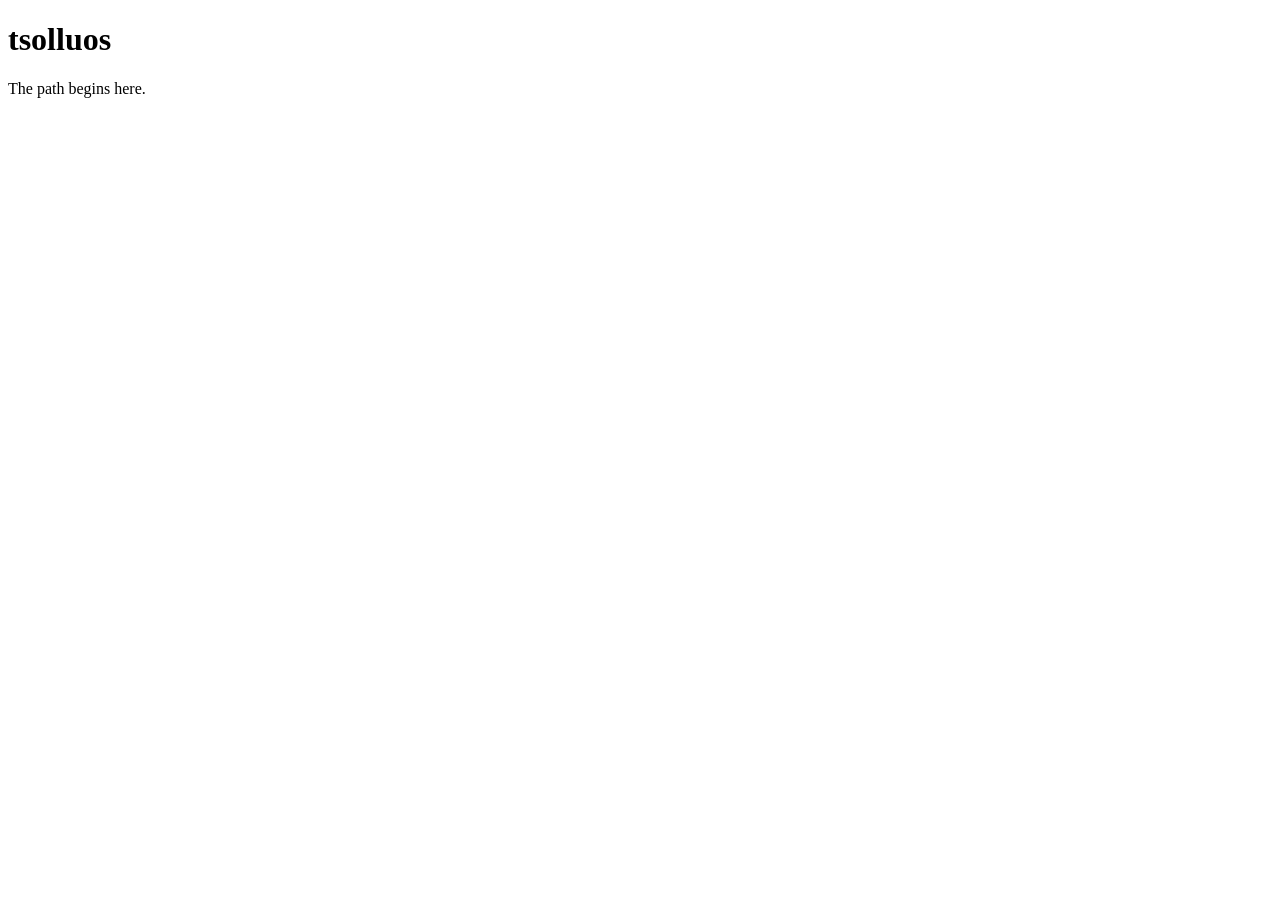
<file: index.html>
<!DOCTYPE html>
<html lang="en">
<head>
    <meta charset="UTF-8">
    <meta name="viewport" content="width=device-width, initial-scale=1.0">
    <title>tsolluos</title>
</head>
<body>
    <h1>tsolluos</h1>
    <p>The path begins here.</p>
</body>
</html>
</file>
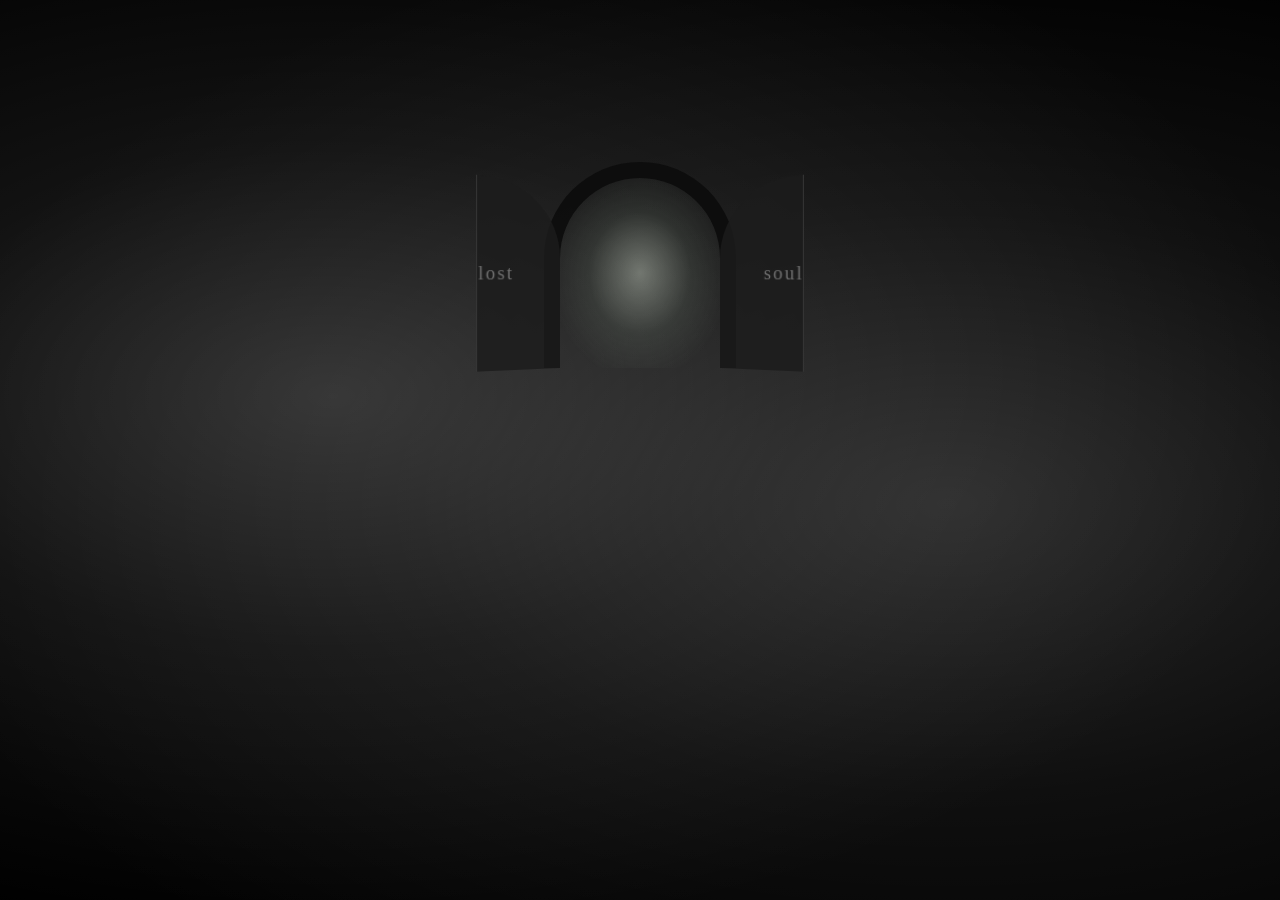
<file: public/index.html>
<!DOCTYPE html>
<html lang="en">
<head>
    <meta charset="UTF-8">
    <meta name="viewport" content="width=device-width, initial-scale=1.0">

    <title>tsolluos</title>

    <!--
        Ancient Gate styles live in their own file so this HTML remains
        responsible for structure rather than appearance.
    -->
    <link rel="stylesheet" href="css/style.css">
</head>

<body>

    <!--
        Ancient Gate begins with an intentionally empty stage.

        We will add visual elements one small, tested step at a time.
        The first goal is simply to prove that this page loads correctly.
    -->
    <main class="ancient-gate">

    <!--
        The fog is its own visual layer.

        Keeping it separate means we can later place other elements,
        such as the eyes and gate, above or below it without changing
        what those elements are responsible for.
    -->
    <div class="fog"></div>

    <!--
        The first Gate is deliberately only a distant silhouette.

        It appears after the fog but before the body layers, placing
        the visitor's eyes, hands, and feet naturally in front of it.
    -->
    <div class="gate-silhouette" aria-hidden="true">
        <!--
            The Gate contains an interior layer behind two closed doors.

            Their basic visual relationship is established before the
            opening grows or the world beyond receives further detail.
        -->

        <!--
            The interior is a separate layer behind both doors.

            It remains hidden until the doors begin to part, allowing
            the opening to reveal light without defining what lies beyond.
        -->
        <div class="gate-interior"></div>

        <!--
            Each door owns both a front and reverse inscription.

            The front halves form tsolluos across the closed-door seam.
            After the outward swing, the reverse faces reveal lost soul.
        -->
        <div class="gate-door gate-door-left">
            <span class="door-inscription gate-inscription gate-inscription-left">tsol</span>
            <span class="door-inscription gate-reverse-inscription gate-reverse-inscription-left">lost</span>
        </div>

        <div class="gate-door gate-door-right">
            <span class="door-inscription gate-inscription gate-inscription-right">luos</span>
            <span class="door-inscription gate-reverse-inscription gate-reverse-inscription-right">soul</span>
        </div>
    </div>

<!--
    The eyes are drawn with SVG because they are visual shapes rather
    than page structure.

    This first version is intentionally static. Before teaching the
    eyes to blink or look around, we prove that their basic shapes,
    position, and scale work.
-->
<svg class="eyes" viewBox="0 0 300 120" aria-hidden="true">

    <!-- Left eye -->
    <ellipse
        cx="90"
        cy="60"
        rx="55"
        ry="30"
        class="eye"
    />

    <!-- Left pupil -->
    <circle
        cx="90"
        cy="60"
        r="12"
        class="pupil"
    />

    <!-- Right eye -->
    <ellipse
        cx="210"
        cy="60"
        rx="55"
        ry="30"
        class="eye"
    />

    <!-- Right pupil -->
    <circle
        cx="210"
        cy="60"
        r="12"
        class="pupil"
    />

</svg>

<!--
    The feet occupy a separate visual layer because they are discovered
    independently during the Ancient Gate opening sequence.

    Each foot groups a curved sole with five individually sized toe shapes.
    The result is recognizable rather than anatomically realistic.
-->
<svg
    class="feet"
    viewBox="0 0 300 140"
    aria-hidden="true"
>
    <!--
        The group keeps the sole and toes together as one foot.
        Rotating the group therefore rotates every included shape.
    -->
    <g class="foot foot-left">
        <!--
            The sole widens beneath the toes and narrows toward the heel.
            Curved path segments create an organic outline without realism.
        -->
        <path
            d="
                M 76 130
                C 68 119, 66 101, 68 82
                C 70 62, 73 45, 80 32
                C 87 22, 101 21, 111 29
                C 121 38, 124 54, 122 71
                C 120 89, 116 105, 111 120
                C 106 134, 86 140, 76 130
                Z
            "
        />

        <!-- Five individually positioned circles suggest separated toes. -->
        <circle cx="77" cy="33" r="4" />
        <circle cx="83" cy="24" r="5" />
        <circle cx="94" cy="21" r="5" />
        <circle cx="106" cy="22" r="6" />
        <circle cx="118" cy="31" r="8" />
    </g>

    <!--
        The right foot mirrors the left foot.
        Its largest inner toe faces toward the center of the body.
    -->
    <g class="foot foot-right">
        <!--
            This path mirrors the refined left sole around the SVG center.
            Its forefoot widens beneath the toes and narrows at the heel.
        -->
        <path
            d="
                M 224 130
                C 232 119, 234 101, 232 82
                C 230 62, 227 45, 220 32
                C 213 22, 199 21, 189 29
                C 179 38, 176 54, 178 71
                C 180 89, 184 105, 189 120
                C 194 134, 214 140, 224 130
                Z
            "
        />

        <!-- Five individually positioned circles suggest separated toes. -->
        <circle cx="182" cy="32" r="8" />
        <circle cx="194" cy="22" r="6" />
        <circle cx="206" cy="21" r="5" />
        <circle cx="217" cy="24" r="5" />
        <circle cx="223" cy="33" r="4" />
    </g>
</svg>

<!--
    The hands occupy a separate visual layer so their discovery can occur
    independently after the eyes have found the feet.

    Each hand groups a palm, four fingers, and an inward-facing thumb.
    The shapes remain deliberately simple while establishing viewpoint.
-->
<svg
    class="hands"
    viewBox="0 0 500 180"
    aria-hidden="true"
>
    <!--
        The group keeps the palm, four fingers, and thumb together.
        The existing hand rotation is applied to the complete group.
    -->
    <g class="hand hand-left">
        <!--
            The smaller palm still supports the fingers and thumb while
            preserving a narrow wrist at the bottom.
        -->
        <path
            d="
                M 86 143
                C 76 135, 72 119, 71 101
                C 70 83, 72 67, 79 57
                C 87 49, 113 49, 122 57
                C 130 67, 133 83, 132 101
                C 131 119, 126 135, 114 143
                C 106 149, 94 149, 86 143
                Z
            "
        />

        <!-- Four rounded rectangles suggest raised fingers. -->
        <rect x="73" y="25" width="11" height="55" rx="7" />
        <rect x="86" y="13" width="11" height="48" rx="7" />
        <rect x="99" y="8" width="11" height="52" rx="7" />
        <rect x="112" y="19" width="11" height="50" rx="7" />

        <!--
            The thumb grows from the palm's inner edge and tapers outward.
            A curved path gives it an attached base and rounded tip.
        -->
        <path
            d="
                M 125 78
                C 131 70, 139 63, 146 62
                C 152 61, 156 66, 153 72
                C 150 79, 143 86, 137 92
                C 132 97, 126 93, 124 88
                C 123 84, 123 81, 125 78
                Z
            "
            transform="translate(-3 0)"
        />
    </g>

    <!--
        The right hand mirrors the left hand.
        Its thumb faces inward toward the center of the body.
    -->
    <g class="hand hand-right">
        <!--
            The right palm mirrors the refined left palm around
            the horizontal center of the hands SVG.
        -->
        <path
            d="
                M 414 143
                C 424 135, 428 119, 429 101
                C 430 83, 428 67, 421 57
                C 413 49, 387 49, 378 57
                C 370 67, 367 83, 368 101
                C 369 119, 374 135, 386 143
                C 394 149, 406 149, 414 143
                Z
            "
        />

        <!-- Four rounded rectangles suggest raised fingers. -->
        <rect x="377" y="19" width="11" height="50" rx="7" />
        <rect x="390" y="8" width="11" height="52" rx="7" />
        <rect x="403" y="13" width="11" height="48" rx="7" />
        <rect x="416" y="25" width="11" height="55" rx="7" />

        <!--
            The mirrored thumb grows from the palm's inner edge
            and tapers outward toward the body center.
        -->
        <path
            d="
                M 375 78
                C 369 70, 361 63, 354 62
                C 348 61, 344 66, 347 72
                C 350 79, 357 86, 363 92
                C 368 97, 374 93, 376 88
                C 377 84, 377 81, 375 78
                Z
            "
            transform="translate(3 0)"
        />
    </g>

</svg>

</main>

</body>
</html>
</file>
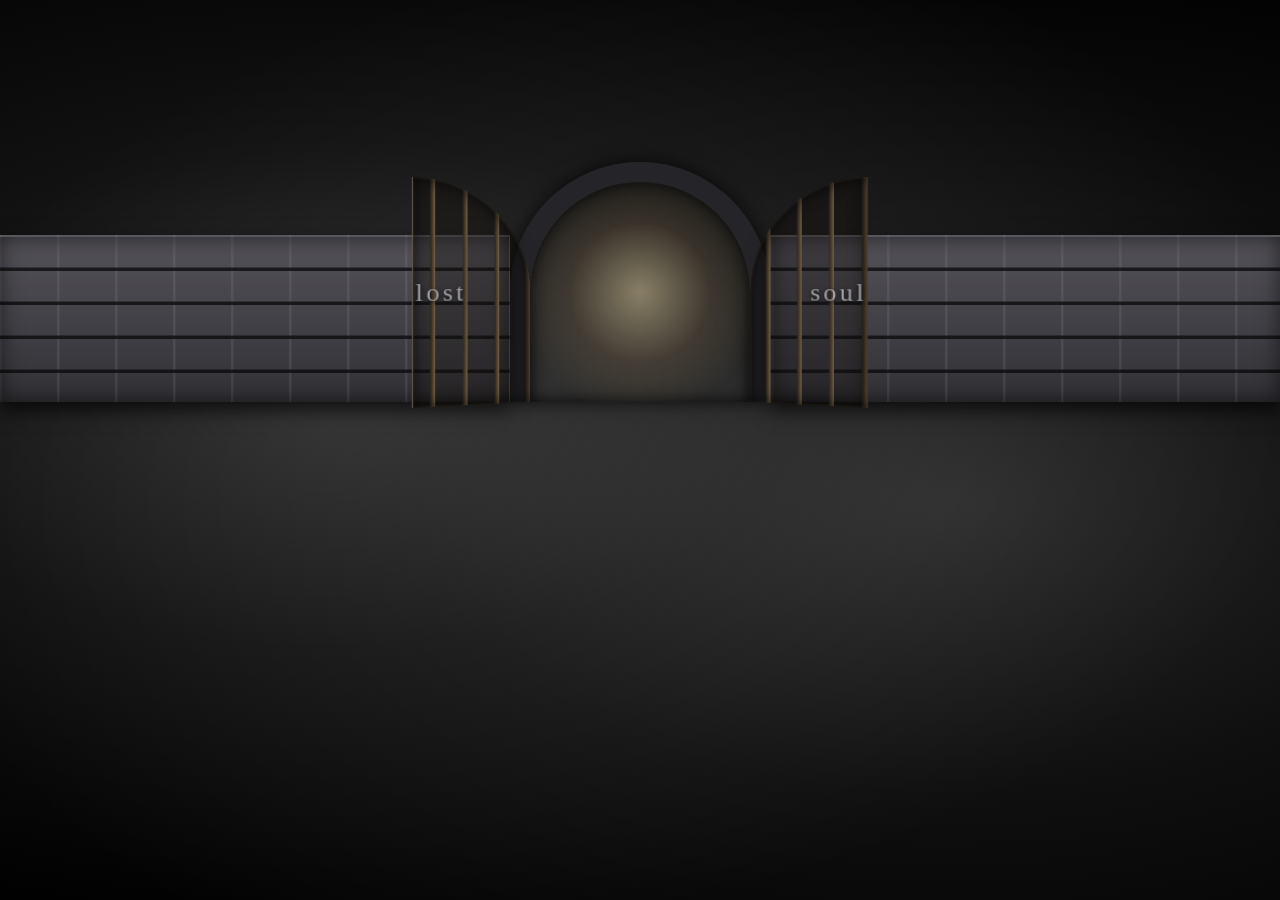
<file: workshop/graphics/ancient-gate/src/index.html>
<!DOCTYPE html>
<html lang="en">
<head>
    <meta charset="UTF-8">
    <meta name="viewport" content="width=device-width, initial-scale=1.0">

    <title>tsolluos</title>

    <!--
        Ancient Gate styles live in their own file so this HTML remains
        responsible for structure rather than appearance.
    -->
    <link rel="stylesheet" href="css/style.css?v=alien-journey-1">
</head>

<body>

    <!--
        Ancient Gate begins with an intentionally empty stage.

        We will add visual elements one small, tested step at a time.
        The first goal is simply to prove that this page loads correctly.
    -->
    <main class="ancient-gate">

    <!--
        The fog is its own visual layer.

        Keeping it separate means we can later place other elements,
        such as the eyes and gate, above or below it without changing
        what those elements are responsible for.
    -->
    <div class="fog"></div>

    <!--
        The first Gate is deliberately only a distant silhouette.

        It appears after the fog but before the body layers, placing
        the visitor's eyes, hands, and feet naturally in front of it.
    -->
    <div class="gate-silhouette" aria-hidden="true">
        <!--
            The Gate contains an interior layer behind two closed doors.

            Their basic visual relationship is established before the
            opening grows or the world beyond receives further detail.
        -->

        <!--
            The interior is a separate layer behind both doors.

            It remains hidden until the doors begin to part, allowing
            the opening to reveal light without defining what lies beyond.
        -->
        <div class="gate-interior"></div>

        <!--
            Each door owns both a front and reverse inscription.

            The front halves form tsolluos across the closed-door seam.
            After the outward swing, the reverse faces reveal lost soul.
        -->
        <div class="gate-door gate-door-left">
            <!--
                The left door carries one half of the heart-shaped ornament.

                Together the two door paths form one heart while closed
                and separate naturally when the Gate opens.
            -->
            <svg
                class="gate-heart gate-heart-left"
                viewBox="0 0 70 110"
                aria-hidden="true"
            >
                <path
                    d="
                        M 70 103
                        C 60 93, 8 61, 8 31
                        C 8 10, 34 2, 50 16
                        C 60 23, 66 32, 70 40
                    "
                />
            </svg>
            <span class="door-inscription gate-inscription gate-inscription-left">tsol</span>
            <span class="door-inscription gate-reverse-inscription gate-reverse-inscription-left">lost</span>
        </div>

        <div class="gate-door gate-door-right">
            <!--
                The right path mirrors the left half around the door seam.
            -->
            <svg
                class="gate-heart gate-heart-right"
                viewBox="0 0 70 110"
                aria-hidden="true"
            >
                <path
                    d="
                        M 0 40
                        C 4 32, 10 23, 20 16
                        C 36 2, 62 10, 62 31
                        C 62 61, 10 93, 0 103
                    "
                />
            </svg>
            <span class="door-inscription gate-inscription gate-inscription-right">luos</span>
            <span class="door-inscription gate-reverse-inscription gate-reverse-inscription-right">soul</span>
        </div>
    </div>

<!--
    The Alien's anatomical eyes emerge first from the darkness.

    After one blink, Earth appears inside both pupils as a silent glimpse
    of the destination carried within the traveler's vision.
-->
<div class="eyes" aria-hidden="true">
    <div class="alien-eyes-stage">
        <img
            class="alien-eyes-base"
            src="images/ancient-gate-alien-eyes-base.png"
            alt=""
        >

        <span class="alien-pupil alien-pupil-left"></span>
        <span class="alien-pupil alien-pupil-right"></span>

        <img
            class="alien-eyes-closed"
            src="images/ancient-gate-alien-eyes-closed.png"
            alt=""
        >
    </div>
</div>

<!--
    The visitor first discovers the feet of the complete Alien traveler.

    The image is cropped by its container so only the feet appear during
    this stage of the discovery sequence.
-->
<div class="feet" aria-hidden="true">
    <img
        class="alien-feet-image"
        src="images/ancient-gate-alien.png"
        alt=""
    >
</div>

<!--
    The visitor raises its own hands after discovering its feet.

    This first-person image belongs to the same Alien traveler that will
    later appear completely and pass through the Ancient Gate.
-->
<div class="hands" aria-hidden="true">
    <img
        class="alien-hand-image alien-hand-image-left"
        src="images/ancient-gate-alien-hand-left.png"
        alt=""
    >

    <img
        class="alien-hand-image alien-hand-image-right"
        src="images/ancient-gate-alien-hand-right.png"
    alt=""
    >
</div>

<!--
    The complete Alien acknowledges the visitor before turning toward
    the Ancient Gate.

    Matching front and rear images occupy opposite faces of one rotating
    stage, creating a continuous turn without changing character scale.
-->
<div class="alien-body" aria-hidden="true">
    <div class="alien-turner">
        <img
            class="alien-body-image alien-body-front"
            src="images/ancient-gate-alien-peace-mudra.png"
            alt=""
        >

        <img
            class="alien-body-image alien-body-back"
            src="images/ancient-gate-alien-departure.png"
            alt=""
        >
    </div>
</div>

</main>

</body>
</html>
</file>
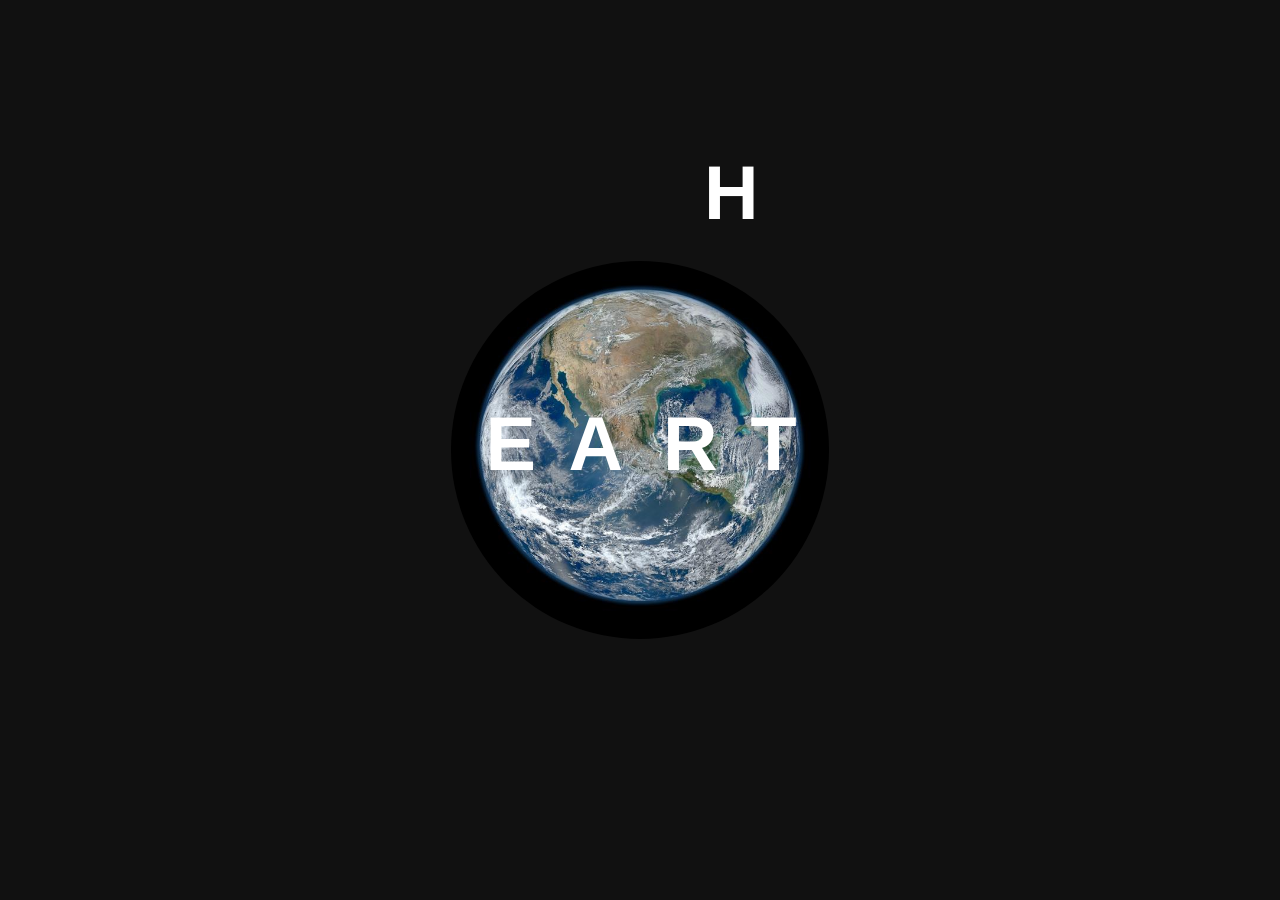
<file: workshop/graphics/earth-heart/src/index.html>
<!DOCTYPE html>
<html lang="en">
<head>
    <meta charset="UTF-8">
    <meta name="viewport" content="width=device-width, initial-scale=1.0">

    <title>Earth Heart</title>

    <!--
        Main stylesheet.

        CSS controls how things look.
        HTML describes what things are.
    -->
    <link rel="stylesheet" href="css/style.css?v=earth-heart-refinement-1">
</head>

<body>

<!--
    SVG is used because it draws shapes mathematically.

    Unlike bitmap images, SVG graphics remain perfectly sharp
    at any size.
-->
<svg
    width="600"
    height="600"
    viewBox="0 0 600 600">

<!--
    The clipping circle hides the square corners of the Earth image.
-->
<defs>
    <clipPath id="earth-clip">
        <circle
            cx="300"
            cy="300"
            r="140"
        />
    </clipPath>
</defs>

<!--
    This invisible elliptical path defines the exact route followed by the H.
-->
<path
    id="orbit-route"
    class="orbit-path"
    d="
        M 300 90
        A 145 210 0 0 1 445 300
        A 145 210 0 0 1 300 510
        A 135 210 0 0 1 155 300
        A 135 210 0 0 1 300 90
    "
/>

<!--
    NASA's Blue Marble image fills the existing Earth dimensions.

    The clip path keeps the square JPEG inside a circular boundary.

    Source: NASA PIA18033, Suomi NPP / VIIRS.
    https://images.nasa.gov/details/PIA18033
-->
<image
    class="earth-image"
    href="images/earth-blue-marble.jpg"
    x="160"
    y="160"
    width="280"
    height="280"
    preserveAspectRatio="xMidYMid slice"
    clip-path="url(#earth-clip)"
/>

    <!--
        Four individually positioned letters span the Earth.

        Their optical spacing leaves room for the orbiting H to complete
        HEART on the left and EARTH on the right.
    -->
    <text
        x="300"
        y="315"
        class="earth-text">

        <tspan x="212">E</tspan>
        <tspan x="275">A</tspan>
        <tspan x="345">R</tspan>
        <tspan x="399">T</tspan>

    </text>

<!--
    The carrier follows the shared elliptical route.

    rotate="0" keeps the H upright throughout its journey.
-->
<g class="orbit-carrier">
    <animateMotion
        dur="20s"
        repeatCount="indefinite"
        rotate="0"
        calcMode="linear"
        keyPoints="0; 0.25; 0.25; 0.5; 0.75; 0.75; 1"
        keyTimes="0; 0.20; 0.30; 0.50; 0.70; 0.80; 1">
        <mpath href="#orbit-route" />
    </animateMotion>

    <text
        x="0"
        y="15"
        class="orbit-letter">

        <animate
            attributeName="y"
            dur="20s"
            repeatCount="indefinite"
            calcMode="linear"
            values="15; 13; 13; 15; 17; 17; 15"
            keyTimes="0; 0.20; 0.30; 0.50; 0.70; 0.80; 1"
        />

        H

    </text>
</g>

</svg>

</body>
</html>
</file>
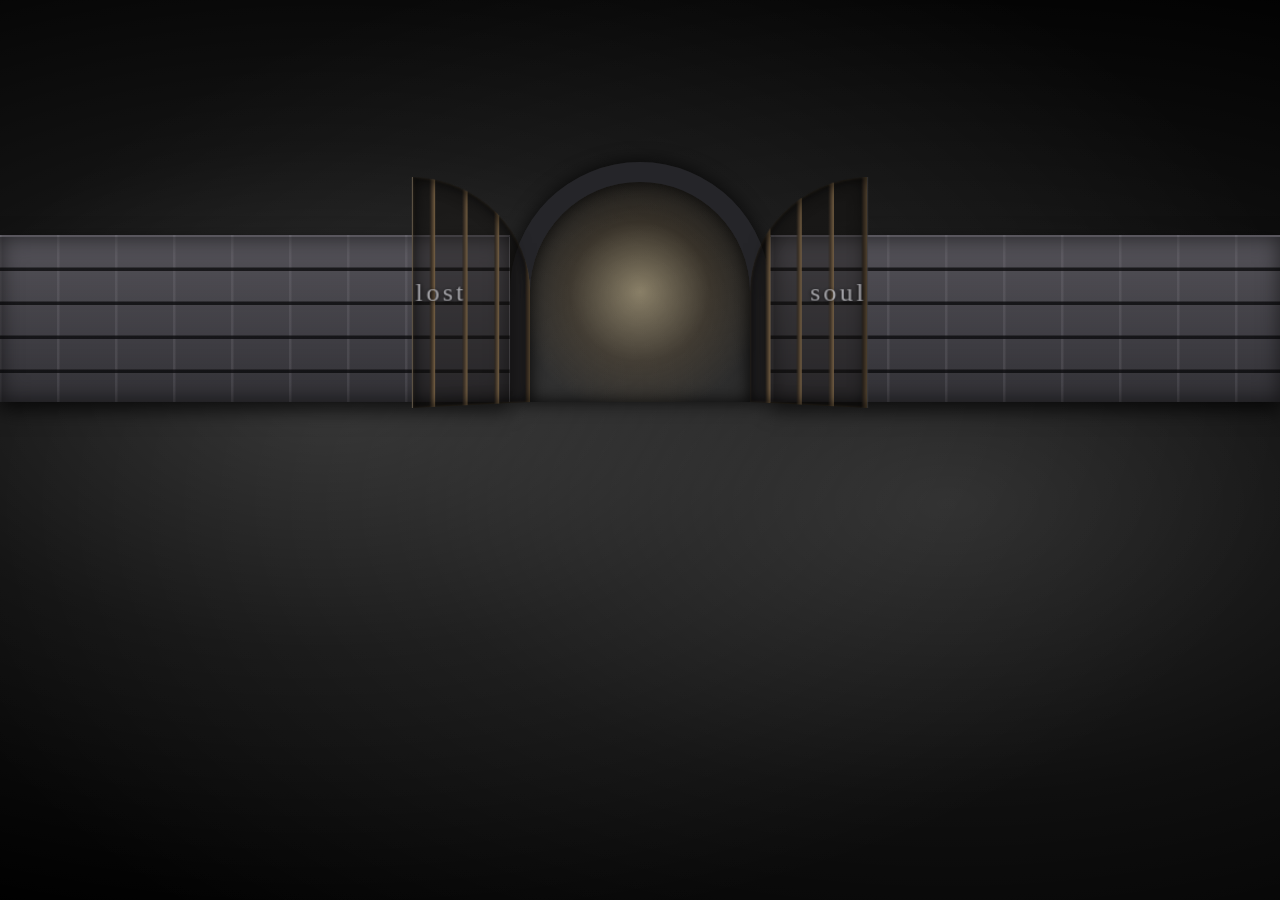
<file: workshop/graphics/journey/src/index.html>
<!DOCTYPE html>
<html lang="en">
<head>
    <meta charset="UTF-8">
    <meta name="viewport" content="width=device-width, initial-scale=1.0">

    <title>tsolluos Journey</title>

    <link rel="stylesheet" href="css/style.css">
    <script src="js/main.js?v=earth-heart-refinement-1" defer></script>
</head>
<body>

    <!--
        The journey stage hosts one complete graphic at a time.

        An iframe preserves each graphic as an independent project while
        allowing this director to control the larger sequence.
    -->
    <main class="journey">
        <iframe
            class="journey-scene"
            src="../../ancient-gate/src/index.html?v=alien-journey-1"
            title="Ancient Gate"
        ></iframe>
    </main>

</body>
</html>
</file>
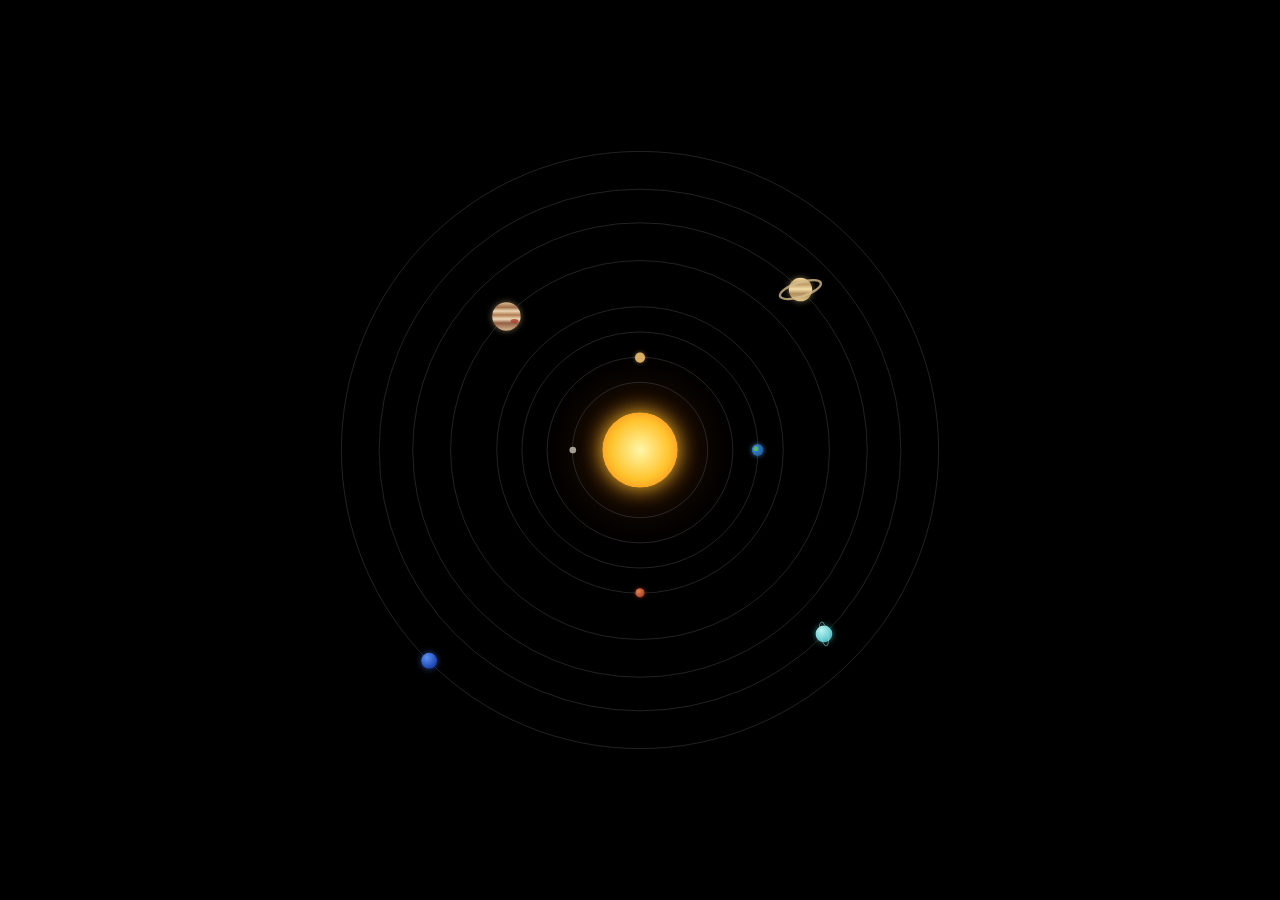
<file: workshop/graphics/solar-system/src/index.html>
<!DOCTYPE html>
<html lang="en">
<head>
    <meta charset="UTF-8">
    <meta name="viewport" content="width=device-width, initial-scale=1.0">

    <title>Solar System</title>

    <link rel="stylesheet" href="css/style.css">
</head>
<body>

    <main class="solar-system">
        <!--
            The Sun establishes the center of our illustrative system.

            Planet sizes and distances will be simplified so the complete
            Solar System remains visible inside one browser window.
        -->
        <div class="sun" aria-label="Sun"></div>

        <!--
            Mercury's orbit is centered on the Sun.

            The planet belongs inside its orbit so the complete orbit can
            later rotate and carry Mercury around the Sun.
        -->
        <div class="orbit mercury-orbit">
            <div class="planet mercury" aria-label="Mercury"></div>
        </div>

        <!--
            Venus occupies the second orbit from the Sun.

            Starting it at the top prevents all the planets from appearing
            in one artificial straight line.
        -->
        <div class="orbit venus-orbit">
            <div class="planet venus" aria-label="Venus"></div>
        </div>

        <!--
            Earth occupies the third orbit from the Sun.

            Its blue and green surface makes our destination recognizable
            without attempting photographic detail at this tiny scale.
        -->
        <div class="orbit earth-orbit">
            <div class="planet earth" aria-label="Earth"></div>
        </div>

        <!--
            Mars occupies the fourth orbit from the Sun.

            Its rust-red color reflects the iron-rich material that gives
            the real planet its familiar appearance.
        -->
        <div class="orbit mars-orbit">
            <div class="planet mars" aria-label="Mars"></div>
        </div>

        <!--
            Jupiter begins the outer group of giant planets.

            Its larger visible size distinguishes it from the four small,
            rocky worlds closer to the Sun.
        -->
        <div class="orbit jupiter-orbit">
            <div class="planet jupiter" aria-label="Jupiter"></div>
        </div>

        <!--
            Saturn occupies the sixth orbit.

            A separate ring shape surrounds the planet, preserving Saturn's
            most recognizable feature at this compressed visual scale.
        -->
        <div class="orbit saturn-orbit">
            <div class="planet saturn" aria-label="Saturn"></div>
        </div>

        <!--
            Uranus occupies the seventh orbit.

            Its pale blue-green color and strongly tilted ring suggest
            the planet's unusual orientation.
        -->
        <div class="orbit uranus-orbit">
            <div class="planet uranus" aria-label="Uranus"></div>
        </div>

        <!--
            Neptune occupies the eighth and outermost planetary orbit.

            Its deeper blue distinguishes it from the paler cyan Uranus.
        -->
        <div class="orbit neptune-orbit">
            <div class="planet neptune" aria-label="Neptune"></div>
        </div>
    </main>

</body>
</html>
</file>
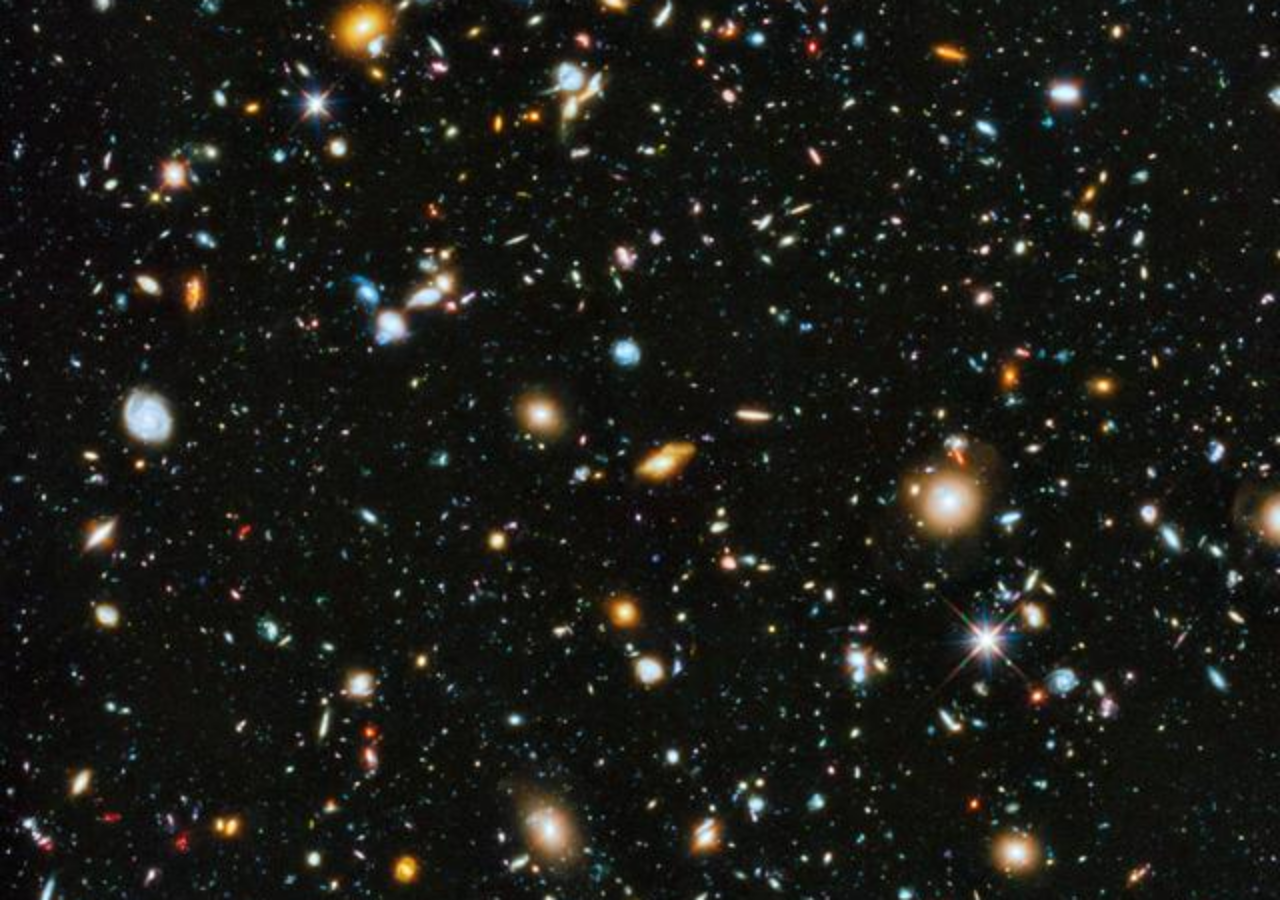
<file: workshop/graphics/where-am-i/src/index.html>
<!DOCTYPE html>
<html lang="en">
<head>
    <meta charset="UTF-8">
    <meta name="viewport" content="width=device-width, initial-scale=1.0">
    <title>Where Am I?</title>
    <link rel="stylesheet" href="css/style.css">
</head>
<body>
    <main class="where-am-i">
        <img class="universe-image" src="images/hubble-ultra-deep-field.jpg" alt="">
        <h1 class="question">Where am I?</h1>
    </main>
</body>
</html>
</file>
<file: public/css/style.css>
/*
    Ancient Gate begins in darkness.

    The body fills the browser window so the opening stage has no
    accidental white margins around it.
*/
body {
    margin: 0;
    min-height: 100vh;
    background: black;
}
/*
    The Ancient Gate stage fills the entire browser window.

    position: relative gives future visual layers a shared reference
    area without requiring them to know anything about the page itself.

    overflow: hidden prevents oversized atmospheric effects from
    creating scrollbars around the stage.
*/
.ancient-gate {
    position: relative;
    width: 100vw;
    height: 100vh;
    overflow: hidden;
}


/*
    This is the first, deliberately simple version of the fog.

    The fog is larger than the visible screen so its soft edges remain
    outside the visitor's view.

    A radial gradient gives us a hazy patch without needing an image,
    JavaScript, or an animation library.
*/
.fog {
    position: absolute;

    width: 120%;
    height: 120%;

    top: -10%;
    left: -10%;

background:
    radial-gradient(
        ellipse at 30% 45%,
        rgba(255, 255, 255, 0.18) 0%,
        rgba(255, 255, 255, 0.07) 30%,
        rgba(255, 255, 255, 0) 65%
    ),
    radial-gradient(
        ellipse at 70% 55%,
        rgba(255, 255, 255, 0.16) 0%,
        rgba(255, 255, 255, 0.06) 35%,
        rgba(255, 255, 255, 0) 70%
    );
}

/*
    The fog drifts slowly across the stage.

    transform moves the entire fog layer without changing the layout
    of anything else on the page.

    alternate makes the animation reverse direction at the end rather
    than suddenly jumping back to its starting position.
*/

.fog {
    animation: fog-drift 18s ease-in-out infinite alternate;
}

/*
    A very small movement is enough.

    Fog should feel atmospheric rather than draw attention to itself.
*/
@keyframes fog-drift {
    from {
        transform: translate(-6%, -2%);
    }

    to {
        transform: translate(6%, 2%);
    }
}

/*
    The Gate begins as a distant, stationary silhouette.

    Its open center allows the moving fog to remain visible through it.
    Low contrast keeps the Gate inside the atmosphere rather than making
    it resemble a dark sticker attached to the screen.
*/
.gate-silhouette {
    position: absolute;

    width: 160px;
    height: 190px;

    left: 50%;
    top: 18%;

    transform: translateX(-50%);

    border: 16px solid rgba(12, 12, 12, 0.88);
    border-bottom: 0;
    border-radius: 96px 96px 0 0;
    opacity: 0;
    animation: gate-emergence 12s ease-in-out 1s forwards;
    overflow: visible;
    perspective: 600px;
}

/*
    A restrained glimmer suggests that something exists beyond the Gate.

    It remains hidden until the doors begin moving, then becomes visible
    primarily through the narrow opening between them.
*/
.gate-interior {
    position: absolute;

    inset: 0;

    background:
        radial-gradient(
            ellipse at center,
            rgba(210, 220, 205, 0.45) 0%,
            rgba(125, 140, 125, 0.18) 45%,
            rgba(0, 0, 0, 0) 80%
        );

    opacity: 0;
    animation: gate-interior-glimmer 3s ease-in-out 15s forwards;
    border-radius: 80px 80px 0 0;
}

@keyframes gate-interior-glimmer {
    from {
        opacity: 0;
    }

    to {
        opacity: 1;
    }
}

/*
    The first doors are two equal dark panels.

    Their slight contrast makes them readable inside the black frame,
    while the center borders create the simplest possible door seam.
*/
.gate-door {
    position: absolute;

    width: 50%;
    height: 100%;

    top: 0;

    background: rgba(28, 28, 28, 0.82);
    transform-style: preserve-3d;
}

.gate-door-left {
    left: 0;
    border-right: 1px solid rgba(80, 80, 80, 0.45);
    transform-origin: left center;
    animation: left-door-opening 5s ease-in-out 15s forwards;
    border-radius: 80px 0 0 0;
}

.gate-door-right {
    right: 0;
    border-left: 1px solid rgba(80, 80, 80, 0.45);
    transform-origin: right center;
    animation: right-door-opening 5s ease-in-out 15s forwards;
    border-radius: 0 80px 0 0;
}

/*
    Each door swings outward around its outside edge.

    Opposite rotateY() values create the hinged movement, while stopping
    short of 180 degrees keeps the opened reverse faces visually readable.
*/
@keyframes left-door-opening {
    from {
        transform: rotateY(0);
    }

    to {
        transform: rotateY(-165deg);
    }
}

@keyframes right-door-opening {
    from {
        transform: rotateY(0);
    }

    to {
        transform: rotateY(165deg);
    }
}

/*
    Each inscription half belongs to one door.

    Both halves share typography and vertical alignment, while their
    side-specific rules position them against the center seam.
*/
.door-inscription {
    position: absolute;

    top: 50%;

    color: rgba(150, 150, 150, 0.68);

    font-family: Georgia, serif;
    font-size: 18px;
    letter-spacing: 2px;
    line-height: 1;

    white-space: nowrap;
}

/*
    The front inscription faces the visitor while the doors are closed.
*/
.gate-inscription {
    transform: translateY(-50%) translateZ(1px);
    backface-visibility: hidden;
}

.gate-inscription-left {
    right: -2px;
}

.gate-inscription-right {
    left: 0;
}

/*
    The reverse inscription begins facing away from the visitor.

    rotateY(180deg) makes it readable rather than mirrored when the
    outward-swinging doors expose their originally inward-facing sides.
*/
.gate-reverse-inscription {
    transform:
        translateY(-50%)
        rotateY(180deg)
        translateZ(1px);

    backface-visibility: hidden;
}

/*
    After the doors open, these optical offsets position lost and soul
    near the outward seams of their respective door panels.

    The slightly different values compensate for the words' unequal
    shapes and widths in the proportional Georgia font.
*/
.gate-reverse-inscription-left {
    left: 45px;
}

.gate-reverse-inscription-right {
    right: 43px;
}

/*
    The Gate remains hidden while the eyes perform the discovery sequence.

    As the eyes fade away and the visitor inherits the viewpoint,
    the Gate emerges from the fog and remains visible.
*/
@keyframes gate-emergence {
    0%,
    90% {
        opacity: 0;
    }

    100% {
        opacity: 1;
    }
}

/*
    The eyes sit above the atmospheric fog layer.

    left/top place the SVG at the center of the stage, while transform
    moves it back by half of its own size so it is truly centered.
*/
.eyes {
    position: absolute;

    width: 300px;

    left: 50%;
    top: 50%;

    transform: translate(-50%, -50%);
}

/*
    The eyes remain visible while the visitor discovers the feet
    and hands.

    After the hands have appeared, the entire eye layer fades away.
    This marks the transition from watching the eyes to seeing through
    the visitor's own viewpoint.
*/
.eyes {
    animation: eyes-fade-out 12s ease-in-out forwards;
}


/*
    The eyes stay fully visible through most of the opening sequence.

    After the hands have had time to appear and settle, the eye layer
    fades to transparent and remains hidden for the rest of this run.
*/
@keyframes eyes-fade-out {
    0%,
    90% {
        opacity: 1;
    }

    100% {
        opacity: 0;
    }
}

/*
    For now an eye is simply a white ellipse.

    Detail comes later. First we establish the simplest recognizable
    version of two eyes emerging from darkness.
*/
.eye {
    fill: white;
}

/*
    Each pupil shares the center point of its eye.

    The dark fill creates the simplest possible eye detail while
    preserving our small-step approach.
*/
.pupil {
    fill: rgb(35, 35, 35);
}

/*
    The first eye behavior is a simple blink.

    transform-origin keeps the closing motion centered on each eye
    instead of making the eye collapse from one edge.

    transform-box tells the browser to use each SVG shape's own
    bounding box when calculating that center point.
*/
.eye {
    transform-box: fill-box;
    transform-origin: center;
    animation: eye-blink 4s ease-in-out infinite;
}


/*
    Most of the animation leaves the eye completely open.

    For only a brief moment near the end of each cycle, scaleY reduces
    the eye's vertical size until it is almost closed, then opens it
    again.
*/
@keyframes eye-blink {
    0%,
    90%,
    100% {
        transform: scaleY(1);
    }

    95% {
        transform: scaleY(0.05);
    }
}

/*
    The pupils can move independently of the white eye shapes.

    This first experiment moves them only horizontally.
    The original SVG coordinates remain unchanged, giving each pupil
    a known-good center position.
*/
.pupil {
    transform-box: fill-box;
    transform-origin: center;
    animation: pupil-look-around 8s ease-in-out infinite;
}

/*
    Most of the cycle keeps the pupils centered.

    translateX() moves each pupil horizontally without changing its
    original SVG coordinates.

    Negative X values move left.
    Positive X values move right.
*/
@keyframes pupil-look-around {
    0%,
    20%,
    50%,
    80%,
    100% {
        transform: translate(0, 0);
    }

    30%,
    40% {
        transform: translate(-18px, 0);
    }

    60%,
    70% {
        transform: translate(18px, 0);
    }

    85%,
    90% {
        transform: translate(0, 14px);
    }

}

/*
    The feet sit near the bottom of the visitor's view.

    Like the eyes, the SVG is centered horizontally using left: 50%
    together with translateX(-50%).
*/
.feet {
    position: absolute;

    width: 300px;

    left: 50%;
    bottom: -20px;

    transform: translateX(-50%);
}

/*
    The feet begin hidden.

    Their 25-second journey preserves the original discovery timing,
    then keeps them visible until they travel through the open Gate.
*/
.feet {
    opacity: 0;
    animation: feet-journey 25s ease-in-out forwards;
}

/*
    The feet appear while the pupils look downward and remain in the
    foreground while the Gate emerges and opens.

    Near the end, they recede upward, shrink with distance, and fade
    after entering the Gate.
*/
@keyframes feet-journey {
    0%,
    25.6% {
        opacity: 0;
        transform: translateX(-50%);
    }

    27.2%,
    84% {
        opacity: 1;
        transform: translateX(-50%);
    }

    100% {
        opacity: 0;
        transform:
            translateX(-50%)
            translateY(-58vh)
            scale(0.18);
    }
}
/*
    Green keeps the visible body deliberately generic and illustrative.

    The shared fill is inherited by every sole and toe inside
    each grouped foot.
*/
.foot {
    fill: green;
}
/*
    Each foot receives a small outward rotation.

    The shared .foot class controls what both feet have in common.
    The side-specific classes let each foot rotate independently.
*/
.foot-left {
    transform-box: fill-box;
    transform-origin: center;
    transform: rotate(-12deg);
}

.foot-right {
    transform-box: fill-box;
    transform-origin: center;
    transform: rotate(12deg);
}

/*
    The hands sit in the lower portion of the visitor's view.

    The SVG spans a wider area than the feet so the hands appear
    naturally separated on opposite sides of the viewpoint.
*/
.hands {
    position: absolute;

    width: 500px;

    left: 50%;
    bottom: 80px;

    transform: translateX(-50%);
}

/*
    Green keeps the hands consistent with the feet and preserves
    the simple, generic visual language of the experience.
*/
.hand {
    fill: green;
}

/*
    A small outward rotation gives the complete grouped hands
    distinct left and right orientations.
*/
.hand-left {
    transform-box: fill-box;
    transform-origin: center;
    transform: rotate(-20deg);
}

.hand-right {
    transform-box: fill-box;
    transform-origin: center;
    transform: rotate(20deg);
}

/*
    The hands begin hidden.

    Their 25-second journey preserves the original discovery timing,
    then keeps them visible until they follow the feet through the Gate.
*/
.hands {
    opacity: 0;
    animation: hands-journey 25s ease-in-out forwards;
}

/*
    The hands appear after the eyes discover the feet and return forward.

    Near the end, they follow the feet upward, shrink with distance,
    and fade after entering the Gate.
*/
@keyframes hands-journey {
    0%,
    32% {
        opacity: 0;
        transform: translateX(-50%);
    }

    36%,
    84% {
        opacity: 1;
        transform: translateX(-50%);
    }

    100% {
        opacity: 0;
        transform:
            translateX(-50%)
            translateY(-48vh)
            scale(0.18);
    }
}
</file>
<file: workshop/graphics/ancient-gate/src/css/style.css>
/*
    Ancient Gate begins in darkness.

    The body fills the browser window so the opening stage has no
    accidental white margins around it.
*/
body {
    margin: 0;
    min-height: 100vh;
    background: black;
}
/*
    The Ancient Gate stage fills the entire browser window.

    position: relative gives future visual layers a shared reference
    area without requiring them to know anything about the page itself.

    overflow: hidden prevents oversized atmospheric effects from
    creating scrollbars around the stage.
*/
.ancient-gate {
    position: relative;
    width: 100vw;
    height: 100vh;
    overflow: hidden;
}


/*
    This is the first, deliberately simple version of the fog.

    The fog is larger than the visible screen so its soft edges remain
    outside the visitor's view.

    A radial gradient gives us a hazy patch without needing an image,
    JavaScript, or an animation library.
*/
.fog {
    position: absolute;

    width: 120%;
    height: 120%;

    top: -10%;
    left: -10%;

background:
    radial-gradient(
        ellipse at 30% 45%,
        rgba(255, 255, 255, 0.18) 0%,
        rgba(255, 255, 255, 0.07) 30%,
        rgba(255, 255, 255, 0) 65%
    ),
    radial-gradient(
        ellipse at 70% 55%,
        rgba(255, 255, 255, 0.16) 0%,
        rgba(255, 255, 255, 0.06) 35%,
        rgba(255, 255, 255, 0) 70%
    );
}

/*
    The fog drifts slowly across the stage.

    transform moves the entire fog layer without changing the layout
    of anything else on the page.

    alternate makes the animation reverse direction at the end rather
    than suddenly jumping back to its starting position.
*/

.fog {
    animation: fog-drift 18s ease-in-out infinite alternate;
}

/*
    A very small movement is enough.

    Fog should feel atmospheric rather than draw attention to itself.
*/
@keyframes fog-drift {
    from {
        transform: translate(-6%, -2%);
    }

    to {
        transform: translate(6%, 2%);
    }
}

/*
    The Gate begins as a distant, stationary silhouette.

    Its open center allows the moving fog to remain visible through it.
    Low contrast keeps the Gate inside the atmosphere rather than making
    it resemble a dark sticker attached to the screen.
*/
.gate-silhouette {
    position: absolute;

    width: 220px;
    height: 220px;

    left: 50%;
    top: 18%;

    transform: translateX(-50%);

    border: 20px solid rgba(38, 38, 42, 0.96);
    border-bottom: 0;
    border-radius: 130px 130px 0 0;
    box-shadow:
        inset 0 0 18px rgba(0, 0, 0, 0.9),
        0 0 18px rgba(0, 0, 0, 0.75);
    opacity: 0;
    animation: gate-emergence 12s ease-in-out 1s forwards;
    overflow: visible;
    perspective: 600px;
    z-index: 1;
}

/*
    Two stone walls extend outward from the sides of the arched Gate.

    Pseudo-elements keep the walls structurally attached to the Gate,
    allowing them to share its position, opacity, and emergence animation
    without adding decorative markup to the HTML.
*/
.gate-silhouette::before,
.gate-silhouette::after {
    content: "";

    position: absolute;

    width: calc(50vw - 130px);
    height: 165px;

    bottom: 0;

    z-index: -1;

    background-color: rgba(62, 61, 66, 0.96);

    background-image:
        repeating-linear-gradient(
            to bottom,
            transparent 0,
            transparent 30px,
            rgba(10, 10, 12, 0.78) 31px,
            rgba(10, 10, 12, 0.78) 34px
        ),
        repeating-linear-gradient(
            to right,
            rgba(145, 142, 150, 0.18) 0,
            rgba(145, 142, 150, 0.18) 2px,
            transparent 3px,
            transparent 58px
        ),
        linear-gradient(
            to bottom,
            rgba(118, 115, 124, 0.42) 0%,
            rgba(49, 48, 53, 0.96) 100%
        );

    border-top: 2px solid rgba(152, 148, 158, 0.38);

    box-shadow:
        inset 0 0 22px rgba(0, 0, 0, 0.62),
        0 8px 18px rgba(0, 0, 0, 0.72);
}

/*

    Each wall begins at one outside edge of the stone arch.

    Their responsive widths fill the remaining viewport space so the Gate
    appears embedded in one continuous structure at any browser width.

*/
.gate-silhouette::before {
    right: calc(100% + 20px);
    border-right: 1px solid rgba(115, 115, 120, 0.22);
}

.gate-silhouette::after {
    left: calc(100% + 20px);
    border-left: 1px solid rgba(115, 115, 120, 0.22);
}

/*
    A restrained glimmer suggests that something exists beyond the Gate.

    It remains hidden until the doors begin moving, then becomes visible
    primarily through the narrow opening between them.
*/
.gate-interior {
    position: absolute;

    inset: 0;

    background:
        radial-gradient(
            ellipse at center,
            rgba(245, 224, 174, 0.48) 0%,
            rgba(155, 126, 82, 0.20) 45%,
            rgba(0, 0, 0, 0) 80%
        );

    opacity: 0;
    animation: gate-interior-glimmer 3s ease-in-out 15s forwards;
    border-radius: 110px 110px 0 0;
}

@keyframes gate-interior-glimmer {
    from {
        opacity: 0;
    }

    to {
        opacity: 1;
    }
}

/*
    Layered color and widely spaced vertical bars suggest aged wrought iron.

    Transparent openings allow the warm interior glimmer to remain visible
    behind the closed Gate.
*/
.gate-door {
    position: absolute;

    width: 50%;
    height: 100%;

    top: 0;

    background-color: rgba(18, 16, 14, 0.34);

/*
    Widely spaced bronze-dark bars suggest an old ornamental Gate rather
    than the dense reinforced construction of a prison door.
*/
    background-image:
        repeating-linear-gradient(
            to right,
            rgba(124, 101, 70, 0.92) 0,
            rgba(46, 38, 31, 0.98) 4px,
            transparent 5px,
            transparent 30px
    );

    box-shadow:
        inset 0 0 16px rgba(0, 0, 0, 0.82),
        inset 0 0 3px rgba(177, 144, 91, 0.34);

    transform-style: preserve-3d;
}

/*
    The two SVG paths form one heart across the closed-door seam.

    Each half belongs to its own door, causing the clue to separate when
    the visitor passes through the Gate.
*/
.gate-heart {
    position: absolute;

    width: 70px;
    height: 110px;

    top: 50%;

    transform:
        translateY(-50%)
        translateZ(1px);

    fill: none;
    stroke: rgba(177, 142, 86, 0.72);
    stroke-width: 2;
    stroke-linecap: round;
    stroke-linejoin: round;

    filter: drop-shadow(0 0 4px rgba(207, 167, 103, 0.22));

    backface-visibility: hidden;
}

/*
    Each heart half meets precisely at the center seam.
*/
.gate-heart-left {
    right: 0;
}

.gate-heart-right {
    left: 0;
}

.gate-door-left {
    left: 0;
    border-right: 1px solid rgba(80, 80, 80, 0.45);
    transform-origin: left center;
    animation: left-door-opening 5s ease-in-out 15s forwards;
    border-radius: 110px 0 0 0;
}

.gate-door-right {
    right: 0;
    border-left: 1px solid rgba(80, 80, 80, 0.45);
    transform-origin: right center;
    animation: right-door-opening 5s ease-in-out 15s forwards;
    border-radius: 0 110px 0 0;
}

/*
    Each door swings outward around its outside edge.

    Opposite rotateY() values create the hinged movement, while stopping
    short of 180 degrees keeps the opened reverse faces visually readable.
*/
@keyframes left-door-opening {
    from {
        transform: rotateY(0);
    }

    to {
        transform: rotateY(-165deg);
    }
}

@keyframes right-door-opening {
    from {
        transform: rotateY(0);
    }

    to {
        transform: rotateY(165deg);
    }
}

/*
    Each inscription half belongs to one door.

    Both halves share typography and vertical alignment, while their
    side-specific rules position them against the center seam.
*/
.door-inscription {
    position: absolute;

    top: 50%;

    color: rgba(190, 190, 195, 0.82);

    font-family: Georgia, serif;
    font-size: 24px;
    letter-spacing: 3px;
    line-height: 1;

    white-space: nowrap;
    z-index: 1;
    text-shadow: 0 1px 4px rgba(0, 0, 0, 0.95);
}

/*
    The front inscription faces the visitor while the doors are closed.
*/
.gate-inscription {
    transform: translateY(-50%) translateZ(1px);
    backface-visibility: hidden;
}

.gate-inscription-left {
    right: -2px;
}

.gate-inscription-right {
    left: 0;
}

/*
    The reverse inscription begins facing away from the visitor.

    rotateY(180deg) makes it readable rather than mirrored when the
    outward-swinging doors expose their originally inward-facing sides.
*/
.gate-reverse-inscription {
    transform:
        translateY(-50%)
        rotateY(180deg)
        translateZ(1px);

    backface-visibility: hidden;
}

/*
    After the doors open, these optical offsets position lost and soul
    near the outward seams of their respective door panels.

    The slightly different values compensate for the words' unequal
    shapes and widths in the proportional Georgia font.
*/
.gate-reverse-inscription-left {
    left: 61px;
}

.gate-reverse-inscription-right {
    right: 58px;
}

/*
    The Gate remains hidden while the eyes perform the discovery sequence.

    As the eyes fade away and the visitor inherits the viewpoint,
    the Gate emerges from the fog and remains visible.
*/
@keyframes gate-emergence {
    0%,
    90% {
        opacity: 0;
    }

    100% {
        opacity: 1;
    }
}

/*
    The Alien's eyes emerge at the center of the fog.

    Their restrained scale matches the later hands, feet, and complete
    character while preserving enough detail to reveal Earth in the pupils.
*/
.eyes {
    position: absolute;

    width: min(210px, 52vw);

    left: 50%;
    top: 50%;

    transform: translate(-50%, -50%);

    opacity: 1;
    z-index: 3;

    pointer-events: none;

    animation: eyes-fade-out 33s ease-in-out forwards;
}

/*
    Every eye layer shares the source artwork's three-to-one proportions.
*/
.alien-eyes-stage {
    position: relative;

    width: 100%;
    aspect-ratio: 3 / 1;
}

/*
    The pupil-free anatomical image remains stationary while the Earth
    pupils move independently above its glossy eyeballs.
*/
.alien-eyes-base,
.alien-eyes-closed {
    position: absolute;

    width: 100%;
    height: auto;

    inset: 0;
}

.alien-eyes-base {
    z-index: 1;
}

/*
    Each pupil contains the same NASA Blue Marble used by Earth Heart.

    border-radius turns the square photograph into a tiny planetary sphere.
*/
.alien-pupil {
    position: absolute;

    width: 9%;
    aspect-ratio: 1;

    top: 52%;

    border-radius: 50%;

    background-image: url("../images/alien-pupil-earth.jpg");
    background-position: center;
    background-size: cover;

    box-shadow:
        0 0 0 1px rgba(218, 185, 95, 0.72),
        0 0 5px rgba(120, 181, 112, 0.48);

    opacity: 0;
    z-index: 2;

    animation: earth-pupil-journey 12s ease-in-out forwards;
}

.alien-pupil-left {
    left: 25.5%;
}

.alien-pupil-right {
    left: 74.5%;
}

/*
    The closed anatomical eyelids briefly cover the base and both pupils.

    This creates one real blink without compressing the surrounding face.
*/
.alien-eyes-closed {
    opacity: 0;
    z-index: 3;

    animation: alien-eyes-single-blink 12s ease-in-out forwards;
}

/*
    The complete eye layer fades as the full Alien resolves.
*/
@keyframes eyes-fade-out {
    0%,
    40% {
        opacity: 1;
    }

    44%,
    100% {
        opacity: 0;
    }
}

/*
    The Alien blinks once before Earth appears inside its pupils.
*/
@keyframes alien-eyes-single-blink {
    0%,
    11% {
        opacity: 0;
    }

    13%,
    16% {
        opacity: 1;
    }

    18%,
    100% {
        opacity: 0;
    }
}

/*
    Earth appears after the blink, then looks left, right, and downward
    toward the body discoveries before returning to center.
*/
@keyframes earth-pupil-journey {
    0%,
    17% {
        opacity: 0;
        transform: translate(-50%, -50%);
    }

    20% {
        opacity: 1;
        transform: translate(-50%, -50%);
    }

    28%,
    38% {
        opacity: 1;
        transform: translate(calc(-50% - 5px), -50%);
    }

    48% {
        opacity: 1;
        transform: translate(-50%, -50%);
    }

    58%,
    68% {
        opacity: 1;
        transform: translate(calc(-50% + 5px), -50%);
    }

    78% {
        opacity: 1;
        transform: translate(-50%, -50%);
    }

    85%,
    90% {
        opacity: 1;
        transform: translate(-50%, calc(-50% + 4px));
    }

    100% {
        opacity: 1;
        transform: translate(-50%, -50%);
    }
}

/*
    The feet layer shows only the bottom portion of the complete Alien.

    Its fixed-height window crops away the rest of the character while
    keeping both feet centered near the bottom of the visitor's view.
*/
.feet {
    position: absolute;

    width: 330px;
    height: 108px;

    left: 50%;
    bottom: -5px;

    transform: translateX(-50%);

    overflow: hidden;
}

/*
    The complete character remains intact inside the cropped feet layer.

    Positioning the image against the bottom exposes its feet while the
    container hides the legs, body, hands, and head.
*/
.alien-feet-image {
    position: absolute;

    width: 330px;
    height: auto;

    left: 50%;
    bottom: 0;

    transform: translateX(-50%);
}

/*
    The feet begin hidden.

    The 33-second discovery preserves the original timing,
    then keeps them visible until they travel through the open Gate.
*/
.feet {
    opacity: 0;
    animation: feet-discovery 33s ease-in-out forwards;
}

/*
    The feet appear first, remain long enough to be recognized, then
    dissolve as the complete Alien takes their place.
*/
@keyframes feet-discovery {
    0%,
    30% {
        opacity: 0;
        transform: translateX(-50%);
    }

    32%,
    40% {
        opacity: 1;
        transform: translateX(-50%);
    }

    44%,
    100% {
        opacity: 0;
        transform: translateX(-50%);
    }
}

/*
    The two hand crops occupy one shared discovery layer.

    Independent positioning makes each hand smaller while preserving
    generous open space between them for the complete Alien reveal.
*/
.hands {
    position: absolute;

    width: min(380px, 70vw);
    aspect-ratio: 52 / 25;

    left: 50%;
    bottom: 10px;

    transform: translateX(-50%);

    opacity: 0;
    animation: hands-discovery 33s ease-in-out forwards;
}

/*
    Each hand uses one independently cropped half of the approved image.
*/
.alien-hand-image {
    position: absolute;

    width: 30%;
    height: auto;

    top: 0;
}

.alien-hand-image-left {
    left: 0;
}

.alien-hand-image-right {
    right: 0;
}

/*
    The hands appear after the feet and reach toward the visitor.

    They dissolve with the feet when the complete character resolves.
*/
@keyframes hands-discovery {
    0%,
    34% {
        opacity: 0;
        transform: translateX(-50%);
    }

    36%,
    40% {
        opacity: 1;
        transform: translateX(-50%);
    }

    44%,
    100% {
        opacity: 0;
        transform: translateX(-50%);
    }
}

/*
    The complete Alien stands in the foreground after its separately
    discovered hands and feet dissolve.

    Its responsive height preserves the full figure on different screens
    while keeping the character centered in front of the Gate.
*/
.alien-body {
    position: absolute;

    height: min(54vh, 540px);

    left: 50%;
    bottom: 0;

    transform: translateX(-50%);

    opacity: 0;
    z-index: 4;

    pointer-events: none;
    perspective: 900px;

    animation: alien-journey 33s ease-in-out forwards;
}

/*
    The turner holds matching front and rear views of one traveler.

    preserve-3d allows the two image faces to rotate as one object.
*/
.alien-turner {
    position: relative;

    width: 100%;
    height: 100%;

    transform-style: preserve-3d;
    animation: alien-turn 33s ease-in-out forwards;
}

/*
    Both character images occupy exactly the same stage.

    Hiding each image's reverse side prevents the two poses from showing
    through one another during the turn.
*/
.alien-body-image {
    position: absolute;

    width: auto;
    height: 100%;

    left: 50%;
    top: 0;

    transform: translateX(-50%);
    backface-visibility: hidden;
}

/*
    The departure pose begins facing away from the visitor.
*/
.alien-body-back {
    transform:
        translateX(-50%)
        rotateY(180deg);
}

/*
    The Alien holds the peaceful greeting before turning toward the Gate.

    The turn happens only after the full character has completely appeared.
*/
@keyframes alien-turn {
    0%,
    58% {
        transform: rotateY(0deg);
    }

    68%,
    100% {
        transform: rotateY(180deg);
    }
}

/*
    The complete traveler appears after the separate discoveries resolve.

    After acknowledging the visitor and turning toward the open Gate,
    the Alien rises, shrinks with distance, and fades beyond the entrance.
*/
@keyframes alien-journey {
    0%,
    44% {
        opacity: 0;
        transform:
            translateX(-50%)
            translateY(0)
            scale(1);
    }

    48%,
    74% {
        opacity: 1;
        transform:
            translateX(-50%)
            translateY(0)
            scale(1);
    }

    100% {
        opacity: 0;
        transform:
            translateX(-50%)
            translateY(-58vh)
            scale(0.18);
    }
}
</file>
<file: workshop/graphics/earth-heart/src/css/style.css>
/*
    Earth Heart

    Version 1

    The goal is only to draw
    one Earth and the word EART.
*/

/*
    Remove the browser's default spacing.
*/
body {

    margin: 0;

    display: flex;

    justify-content: center;

    align-items: center;

    height: 100vh;

    background: #111;

}

/*
    Make the SVG responsive.
*/
svg {

    width: 90vmin;

    height: 90vmin;

}

/*
    The photographic Earth turns slowly beneath the stationary text.

    transform-box limits the rotation calculation to the image itself,
    while transform-origin keeps the motion centered on the planet.
*/
.earth-image {
    transform-box: fill-box;
    transform-origin: center;
    animation: earth-rotation 60s linear infinite;
}

/*
    One slow revolution supplies continuous planetary motion without
    competing with the faster journey of the orbiting H.
*/
@keyframes earth-rotation {
    from {
        transform: rotate(0deg);
    }

    to {
        transform: rotate(360deg);
    }
}

/*
    Draw the text.
*/
.earth-text {

    fill: white;

    font-size: 56px;

    font-family: Arial, sans-serif;

    font-weight: bold;

    text-anchor: middle;

}

/*
    The H receives its motion from the SVG carrier.

    CSS controls only its visible typography while SVG keeps the
    letter upright and moves it along the elliptical route.
*/
.orbit-letter {

    fill: white;

    font-size: 56px;

    font-family: Arial, sans-serif;

    font-weight: bold;

    text-anchor: middle;

}

/*
    This invisible path remains the exact route followed by the H.

    Keeping the geometry in the SVG preserves the animation while removing
    the temporary dashed construction guide from the finished graphic.
*/
.orbit-path {
    fill: none;
    stroke: none;
}
</file>
<file: workshop/graphics/journey/src/css/style.css>
/*
    The journey fills the browser and begins against black.

    Black also prevents a light flash while one scene replaces another.
*/
body {
    margin: 0;
    min-height: 100vh;
    background: black;
    overflow: hidden;
}

/*
    The director provides one full-window stage for every graphic.
*/
.journey {
    width: 100vw;
    height: 100vh;
}

/*
    The iframe becomes visually indistinguishable from the page hosting it.

    Removing its border allows the original graphic to fill the complete
    journey stage without an artificial frame.
*/
.journey-scene {
    display: block;

    width: 100%;
    height: 100%;

    border: 0;
}
</file>
<file: workshop/graphics/solar-system/src/css/style.css>
/*
    The Solar System begins in darkness.

    Removing the browser's default margin allows the stage to fill
    the complete window without a white border.
*/
body {
    margin: 0;
    min-height: 100vh;
    background: black;
    overflow: hidden;
}

/*
    The stage fills the browser and provides a shared positioning area
    for the Sun, planetary orbits, and planets added later.
*/
.solar-system {
    position: relative;

    width: 100vw;
    height: 100vh;

    overflow: visible;

    transform: scale(0.84);
    transform-origin: center;
}

/*
    This first Sun is deliberately simple and static.

    Its gradient suggests a bright center and warmer outer edge without
    requiring an image or animation.
*/
.sun {
    position: absolute;

    width: 90px;
    height: 90px;

    left: 50%;
    top: 50%;

    transform: translate(-50%, -50%);

    border-radius: 50%;

    background:
        radial-gradient(
            circle,
            rgb(255, 247, 170) 0%,
            rgb(255, 196, 45) 55%,
            rgb(242, 112, 22) 100%
        );

    box-shadow:
        0 0 24px rgba(255, 196, 45, 0.95),
        0 0 70px rgba(242, 112, 22, 0.55);
}
/*
    Every orbit is centered on the Sun.

    The individual orbit classes will control their own dimensions,
    allowing the planets to occupy progressively larger paths.
*/
.orbit {
    position: absolute;

    left: 50%;
    top: 50%;

    transform: translate(-50%, -50%);

    border: 1px solid rgba(255, 255, 255, 0.16);
    border-radius: 50%;
}

/*
    Every planet shares the same positioning model and circular shape.

    Its individual class supplies its size, color, and starting location.
*/
.planet {
    position: absolute;
    border-radius: 50%;
}

/*
    Mercury begins at the left edge of its orbit.
*/
.mercury-orbit {
    width: 160px;
    height: 160px;
}

.mercury {
    width: 8px;
    height: 8px;

    left: 0;
    top: 50%;

    transform: translate(-50%, -50%);

    background: rgb(164, 157, 145);
}

/*
    Venus follows a slightly larger orbit and begins above the Sun.
*/
.venus-orbit {
    width: 220px;
    height: 220px;
}

.venus {
    width: 12px;
    height: 12px;

    left: 50%;
    top: 0;

    transform: translate(-50%, -50%);

    background: rgb(218, 174, 103);
    box-shadow: 0 0 5px rgba(218, 174, 103, 0.55);
}

/*
    Earth follows the third and wider orbital path.

    It begins on the right side so Mercury, Venus, and Earth do not form
    an artificial line across the stage.
*/
.earth-orbit {
    width: 280px;
    height: 280px;
}

.earth {
    width: 14px;
    height: 14px;

    right: 0;
    top: 50%;

    transform: translate(50%, -50%);

    background:
        radial-gradient(
            circle at 35% 40%,
            rgb(92, 181, 99) 0%,
            rgb(92, 181, 99) 22%,
            rgb(48, 123, 190) 26%,
            rgb(25, 75, 145) 100%
        );

    box-shadow: 0 0 6px rgba(80, 155, 225, 0.65);
}

/*
    Mars completes the four inner rocky planets.

    It begins below the Sun, distributing the initial planet positions
    around the system rather than arranging them in a straight line.
*/
.mars-orbit {
    width: 340px;
    height: 340px;
}

.mars {
    width: 11px;
    height: 11px;

    left: 50%;
    bottom: 0;

    transform: translate(-50%, 50%);

    background:
        radial-gradient(
            circle at 35% 35%,
            rgb(224, 129, 81) 0%,
            rgb(177, 73, 43) 65%,
            rgb(105, 42, 30) 100%
        );

    box-shadow: 0 0 5px rgba(195, 80, 45, 0.55);
}

/*
    Jupiter receives substantially more visual area than the rocky planets.

    The compressed model cannot reproduce its true scale, but the size
    difference preserves the important idea that Jupiter is enormous.
*/
.jupiter-orbit {
    width: 450px;
    height: 450px;
}

.jupiter {
    width: 34px;
    height: 34px;

    left: 14.65%;
    top: 14.65%;

    transform: translate(-50%, -50%);

    background:
        linear-gradient(
            to bottom,
            rgb(218, 190, 150) 0%,
            rgb(161, 111, 75) 18%,
            rgb(235, 213, 178) 31%,
            rgb(177, 123, 82) 45%,
            rgb(238, 218, 184) 59%,
            rgb(145, 94, 68) 73%,
            rgb(214, 182, 142) 100%
        );

    box-shadow: 0 0 8px rgba(222, 190, 145, 0.5);
}

/*
    A small oval suggests Jupiter's Great Red Spot.

    It is illustrative rather than a scale reproduction.
*/
.jupiter::after {
    content: "";

    position: absolute;

    width: 9px;
    height: 5px;

    right: 3px;
    top: 20px;

    border-radius: 50%;
    background: rgba(174, 67, 48, 0.85);
}

/*
    Saturn begins in the upper-right portion of its wider orbit.

    Its planetary body is slightly smaller than Jupiter in this
    illustrative model.
*/
.saturn-orbit {
    width: 540px;
    height: 540px;
}

.saturn {
    width: 28px;
    height: 28px;

    left: 85.35%;
    top: 14.65%;

    transform: translate(-50%, -50%);

    background:
        linear-gradient(
            to bottom,
            rgb(239, 215, 157) 0%,
            rgb(190, 157, 105) 28%,
            rgb(244, 221, 166) 48%,
            rgb(177, 143, 94) 68%,
            rgb(225, 198, 139) 100%
        );

    box-shadow: 0 0 7px rgba(225, 198, 139, 0.5);
}

/*
    The flattened ellipse suggests Saturn's broad ring system.

    It extends beyond the planetary body and tilts slightly to make its
    shape readable against the surrounding orbit guide.
*/
.saturn::before {
    content: "";

    position: absolute;

    width: 48px;
    height: 14px;

    left: 50%;
    top: 50%;

    transform: translate(-50%, -50%) rotate(-18deg);

    border: 3px solid rgba(213, 190, 140, 0.78);
    border-radius: 50%;
}

/*
    Uranus begins in the lower-right portion of its orbit.

    Its cool cyan color distinguishes the first ice giant from the warmer
    bands of Jupiter and Saturn.
*/
.uranus-orbit {
    width: 620px;
    height: 620px;
}

.uranus {
    width: 20px;
    height: 20px;

    left: 85.35%;
    top: 85.35%;

    transform: translate(-50%, -50%);

    background:
        radial-gradient(
            circle at 35% 30%,
            rgb(190, 244, 241) 0%,
            rgb(103, 205, 210) 58%,
            rgb(55, 139, 157) 100%
        );

    box-shadow: 0 0 7px rgba(103, 205, 210, 0.55);
}

/*
    Uranus has a real ring system and an extreme axial tilt.

    This narrow, steeply tilted ellipse provides a restrained visual clue
    without competing with Saturn's much more prominent rings.
*/
.uranus::before {
    content: "";

    position: absolute;

    width: 28px;
    height: 8px;

    left: 50%;
    top: 50%;

    transform: translate(-50%, -50%) rotate(78deg);

    border: 1px solid rgba(158, 226, 226, 0.62);
    border-radius: 50%;
}

/*
    Neptune completes the eight-planet Solar System.

    It begins in the lower-left portion of the outermost orbit, balancing
    Jupiter's starting position in the upper-left.
*/
.neptune-orbit {
    width: 710px;
    height: 710px;
}

.neptune {
    width: 19px;
    height: 19px;

    left: 14.65%;
    top: 85.35%;

    transform: translate(-50%, -50%);

    background:
        radial-gradient(
            circle at 35% 30%,
            rgb(91, 145, 244) 0%,
            rgb(39, 82, 190) 58%,
            rgb(20, 39, 112) 100%
        );

    box-shadow: 0 0 7px rgba(61, 111, 225, 0.62);
}

/*
    Each orbit rotates continuously around the Sun.

    The existing centering translation must remain inside the animation
    because an animated transform replaces the orbit's static transform.
*/
.orbit {
    animation-name: orbit-motion;
    animation-duration: var(--orbit-duration);
    animation-timing-function: linear;
    animation-iteration-count: infinite;
}

/*
    One complete rotation returns an orbit and its planet to their
    original starting positions.
*/
@keyframes orbit-motion {
    from {
        transform: translate(-50%, -50%) rotate(0deg);
    }

    to {
        transform: translate(-50%, -50%) rotate(360deg);
    }
}

/*
    The durations are compressed for viewing in a browser.

    They do not reproduce the planets' real orbital periods, but they
    preserve the truthful relationship that inner planets travel around
    the Sun faster than outer planets.
*/
.mercury-orbit {
    --orbit-duration: 8s;
}

.venus-orbit {
    --orbit-duration: 12s;
}

.earth-orbit {
    --orbit-duration: 16s;
}

.mars-orbit {
    --orbit-duration: 22s;
}

.jupiter-orbit {
    --orbit-duration: 32s;
}

.saturn-orbit {
    --orbit-duration: 42s;
}

.uranus-orbit {
    --orbit-duration: 54s;
}

.neptune-orbit {
    --orbit-duration: 68s;
}

/*
    Each planet counter-rotates at the same speed as its orbit.

    The orbit turns clockwise while the planet turns equally far in the
    opposite direction. This keeps bands, rings, and other visible details
    upright as the planet travels around the Sun.
*/
.planet {
    animation-name: keep-planet-upright;
    animation-duration: var(--orbit-duration);
    animation-timing-function: linear;
    animation-iteration-count: infinite;
}

/*
    The individual rotate property works alongside each planet's existing
    positioning transform rather than replacing it.
*/
@keyframes keep-planet-upright {
    from {
        rotate: 0deg;
    }

    to {
        rotate: -360deg;
    }
}
</file>
<file: workshop/graphics/where-am-i/src/css/style.css>
/*
    The first view is complete darkness.

    Nothing competes with the visitor's first question.
*/
body {
    margin: 0;
    min-height: 100vh;
    background: black;
}

/*
    The stage fills the browser and centers its only thought.
*/
.where-am-i {
    display: grid;
    place-items: center;

    width: 100vw;
    height: 100vh;

    overflow: hidden;
    position: relative;
}

/*
    The real Hubble image fills the stage behind the question.

    object-fit: cover preserves its proportions while allowing the
    cosmic field to reach every edge of the browser.
*/
.universe-image {
    position: absolute;
    inset: 0;

    width: 100%;
    height: 100%;

    object-fit: cover;
    opacity: 0;
    animation: reveal-universe 10s ease-in-out forwards;
}

/*
    The question is quiet, spacious, and human.

    clamp() keeps it readable across small and large screens.
*/
.question {
    margin: 0;

    color: rgba(255, 255, 255, 0.88);

    font-family: Georgia, serif;
    font-size: clamp(2rem, 5vw, 4rem);
    font-weight: normal;
    letter-spacing: 0.08em;
    position: relative;
    z-index: 1;
    text-shadow: 0 2px 12px rgba(0, 0, 0, 0.95);
    animation: question-sequence 10s ease-in-out forwards;
}

/*
    The question emerges from darkness, remains long enough to be read,
    then gives way to the visual answer.
*/
@keyframes question-sequence {
    0% {
        opacity: 0;
    }

    15%,
    40% {
        opacity: 1;
    }

    65%,
    100% {
        opacity: 0;
    }
}

/*
    The universe remains hidden while the question is asked.

    It then emerges gradually as the question disappears.
*/
@keyframes reveal-universe {
    0%,
    40% {
        opacity: 0;
    }

    70%,
    100% {
        opacity: 1;
    }
}
</file>
